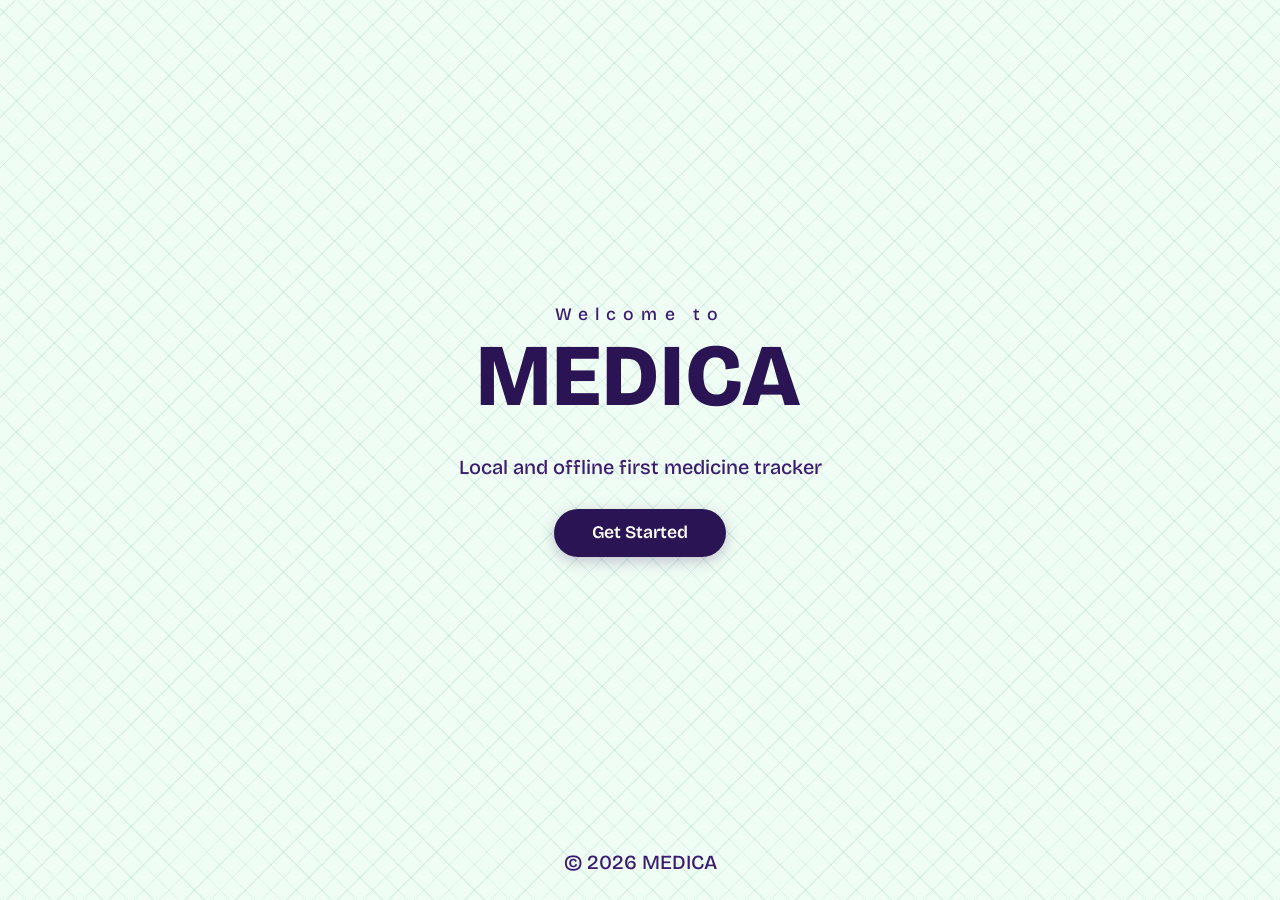
<file: index.html>
<!DOCTYPE html>
<html lang="en">
<head>
  <meta charset="UTF-8">
  <meta name="viewport" content="width=device-width, initial-scale=1.0">
  <title>Medicinal Tracker - Dashboard</title>
  <!-- PWA -->
  <link rel="manifest" href="manifest.json">
  <meta name="theme-color" content="#2b1454">
  <meta name="mobile-web-app-capable" content="yes">
  <meta name="apple-mobile-web-app-capable" content="yes">
  <meta name="apple-mobile-web-app-status-bar-style" content="black-translucent">
  <meta name="apple-mobile-web-app-title" content="MEDICA">
  <link rel="apple-touch-icon" href="assets/icons/icon.svg">
  <link rel="icon" type="image/svg+xml" href="assets/icons/icon.svg">
  <link rel="stylesheet" href="style/fonts.css">
  <link rel="stylesheet" href="style/index.css">
</head>
<body>
  <div class="dashboard-container">
    <!-- Header Navigation -->
    <header class="dashboard-header">
      <div class="brand">
        <img src="assets/medica.svg" alt="MEDICA Logo" class="brand-logo">
        <span class="brand-name">MEDICA</span>
      </div>
      <nav class="dashboard-nav">
        <a href="landing-3.html" class="nav-link-btn" data-open-medicine-modal>
          <span class="nav-btn-icon" aria-hidden="true" data-no-translate>+</span>
          <span class="nav-btn-text">Add Medicine</span>
        </a>
        <a href="settings.html" class="nav-link-subtle">Settings</a>
      </nav>
    </header>

    <main id="app">
      <!-- 1. Independent Welcome Message Box at the Top -->
      <section class="dashboard-card welcome-card" id="welcome-box">
        <div class="welcome-content">
          <h1 id="welcome-heading">Welcome back!</h1>
          <p id="welcome-subtext">Here is your medicine schedule for today.</p>
        </div>
        <div class="welcome-date-badge" id="today-date-badge">
          <!-- Populated by JS -->
        </div>
      </section>

      <!-- 2. Upcoming Medicine Box with full information -->
      <section class="dashboard-card upcoming-card" id="upcoming-box">
        <div class="upcoming-header-row">
          <span class="upcoming-pill-tag">UPCOMING MEDICINE</span>
          <span class="upcoming-time-indicator" id="upcoming-time-badge">--</span>
        </div>

        <div class="upcoming-main-body">
          <!-- Left: Name (large font), Dosage, and Additional Info below -->
          <div class="upcoming-left-info">
            <h2 class="medicine-name" id="upcoming-name">No upcoming medicine</h2>
            
            <div class="medicine-dosage-line">
              <span class="dosage-label" id="upcoming-dosage">No doses scheduled</span>
              <span class="dosage-divider" id="dosage-divider">&bull;</span>
              <span class="schedule-label" id="upcoming-schedule-type">--</span>
            </div>

            <p class="medicine-additional-info" id="upcoming-extra"></p>
          </div>

          <!-- Right: Medicine Image (falls back to medica.svg in assets) -->
          <div class="upcoming-right-image">
            <img id="upcoming-img" src="assets/medica.svg" alt="Medicine Photo">
          </div>
        </div>

        <!-- Bottom Row with Bottom-Right "Medicine taken" button -->
        <div class="upcoming-bottom-row">
          <div class="dose-status-container" id="dose-status-container">
            <span class="status-pulse-dot" id="status-dot"></span>
            <span class="dose-status-text" id="dose-status-text">Scheduled for today</span>
          </div>

          <button type="button" id="btn-medicine-taken" class="btn-medicine-taken">
            Medicine taken
          </button>
        </div>
      </section>

      <!-- Quick Summary Row: Today's Logs & Prescriptions -->
      <div class="dashboard-sections-grid">
        <!-- Today's Logged Doses -->
        <section class="dashboard-card summary-card">
          <div class="section-title-row">
            <h3>Today's Logged Doses</h3>
            <span class="count-badge" id="logged-count-badge">0 doses</span>
          </div>
          <div id="today-doses-list" class="doses-list-container">
            <p class="empty-state-text" id="empty-doses-msg">No medicines logged yet today.</p>
          </div>
        </section>

        <!-- All Prescriptions -->
        <section class="dashboard-card prescriptions-card">
          <div class="section-title-row">
            <h3>Active Medicines</h3>
            <a href="landing-3.html" class="inline-add-link" data-open-medicine-modal>+ Add New</a>
          </div>
          <div id="all-medicines-list" class="prescriptions-list-container">
            <!-- Dynamically populated -->
          </div>
        </section>
      </div>
    </main>

    <footer class="dashboard-footer">
      <p>&copy; 2026 MEDICA &bull; Local and offline first medicine tracker</p>
    </footer>
  </div>

  <!-- Mobile Floating Action Button -->
  <a href="landing-3.html" class="mobile-fab-btn" data-open-medicine-modal aria-label="Add Medicine">
    <span class="fab-icon" aria-hidden="true" data-no-translate>+</span>
    <span class="fab-text">Add Medicine</span>
  </a>

  <div class="medicine-modal" id="medicine-modal" hidden>
    <div class="medicine-modal-backdrop" data-close-medicine-modal></div>
    <section class="medicine-modal-panel" role="dialog" aria-modal="true" aria-labelledby="medicine-modal-title">
      <div class="medicine-modal-header">
        <h2 id="medicine-modal-title">Add Medicine</h2>
        <button type="button" class="medicine-modal-close" aria-label="Close" data-close-medicine-modal>&times;</button>
      </div>
      <iframe class="medicine-modal-frame" id="medicine-modal-frame" title="Add a medicine" src="about:blank"></iframe>
    </section>
  </div>

  <script src="js/tts.js"></script>
  <script src="js/i18n.js"></script>
  <script src="js/medicine-db.js"></script>
  <script src="js/app.js"></script>
</body>
</html>
</file>
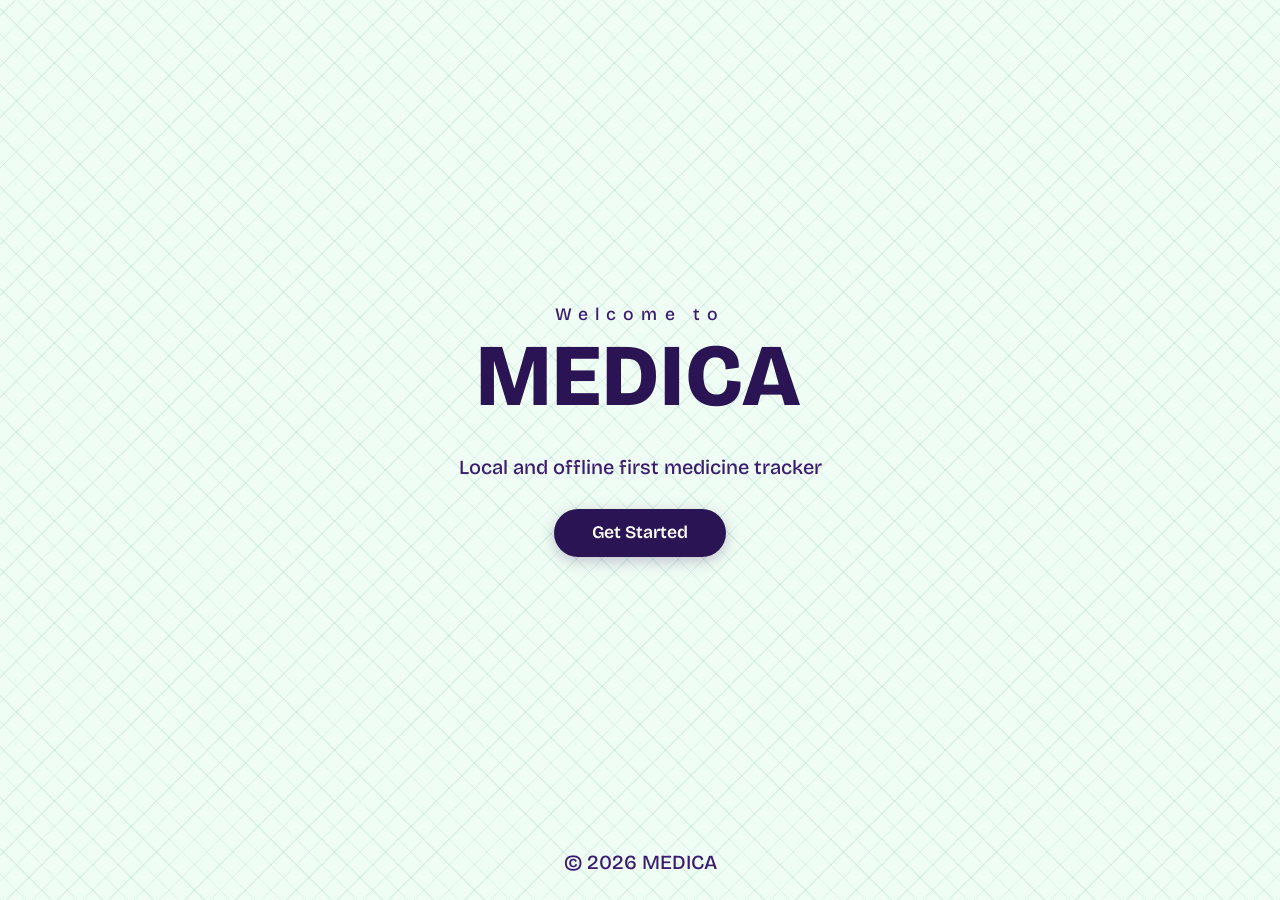
<file: landing-1.html>
<!DOCTYPE html>
<html lang="en">
<head>
  <meta charset="UTF-8">
  <meta name="viewport" content="width=device-width, initial-scale=1.0">
  <title>Welcome - First Launch</title>
  <!-- PWA -->
  <link rel="manifest" href="manifest.json">
  <meta name="theme-color" content="#2b1454">
  <meta name="mobile-web-app-capable" content="yes">
  <meta name="apple-mobile-web-app-capable" content="yes">
  <meta name="apple-mobile-web-app-status-bar-style" content="black-translucent">
  <meta name="apple-mobile-web-app-title" content="MEDICA">
  <link rel="apple-touch-icon" href="assets/icons/icon.svg">
  <link rel="icon" type="image/svg+xml" href="assets/icons/icon.svg">
  <link rel="stylesheet" href="style/fonts.css">
  <link rel="stylesheet" href="style/page-transitions.css">
  <link rel="stylesheet" href="style/landing-1.css">
</head>
<body>
  <header>
    <h1>Welcome to</h1>
    <h1>MEDICA</h1>
    <h2 class="subheading">Local and offline first medicine tracker</h2>
    <div style="margin-top: 1.75rem;">
      <button type="button" id="get-started-btn" class="btn-get-started">Get Started</button>
    </div>
  </header>

  <main>
    <section>
      <h2>&copy; 2026 MEDICA</h2>
    </section>
  </main>

  <script src="js/tts.js"></script>
  <script src="js/i18n.js"></script>
  <script>
    // Guard: if onboarding is already complete, skip back to dashboard
    // This prevents the user from returning to landing-1 via browser back button
    if (localStorage.getItem('onboarding_completed') === 'true') {
      // Replace history entry so back button doesn't loop
      history.replaceState(null, '', 'index.html');
      window.location.replace('index.html');
    }

    document.getElementById('get-started-btn')?.addEventListener('click', () => {
      document.body.classList.add('dissolve-out');
      setTimeout(() => {
        window.location.href = 'landing-2.html';
      }, 600);
    });
  </script>
</body>
</html>
</file>
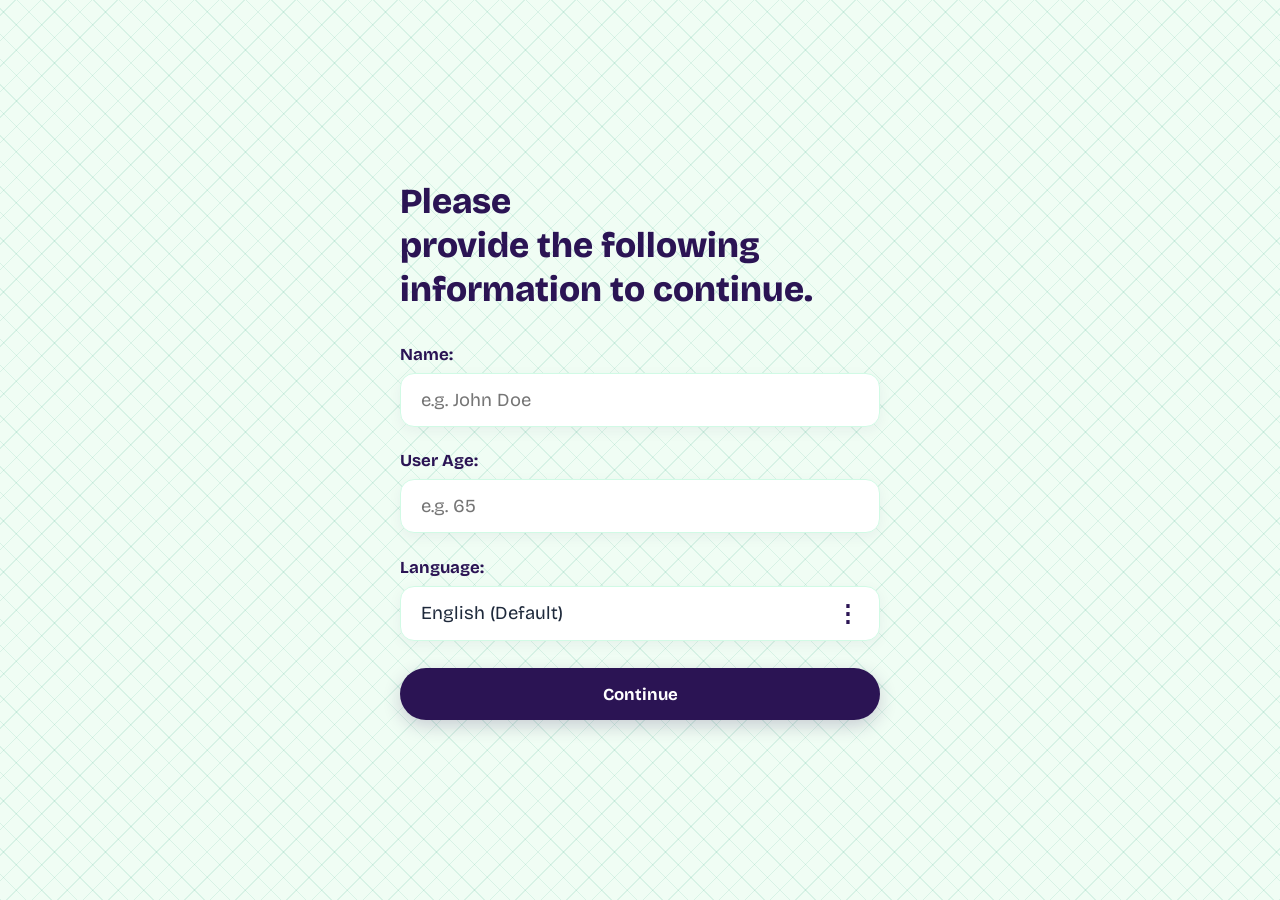
<file: landing-2.html>
<!DOCTYPE html>
<html lang="en">
<head>
  <meta charset="UTF-8">
  <meta name="viewport" content="width=device-width, initial-scale=1.0">
  <title>Setup - Profile Information</title>
  <!-- PWA -->
  <link rel="manifest" href="manifest.json">
  <meta name="theme-color" content="#2b1454">
  <meta name="mobile-web-app-capable" content="yes">
  <meta name="apple-mobile-web-app-capable" content="yes">
  <meta name="apple-mobile-web-app-status-bar-style" content="black-translucent">
  <meta name="apple-mobile-web-app-title" content="MEDICA">
  <link rel="apple-touch-icon" href="assets/icons/icon.svg">
  <link rel="icon" type="image/svg+xml" href="assets/icons/icon.svg">
  <link rel="stylesheet" href="style/fonts.css">
  <link rel="stylesheet" href="style/page-transitions.css">
  <link rel="stylesheet" href="style/landing-2.css">
</head>
<body>
  <main>
    <header>
      <h1>
        <span class="heading-line">Please</span>
        <span class="heading-line">provide the following</span>
        <span class="heading-line">information to continue.</span>
      </h1>
    </header>

    <section class="setup-card">
      <form id="setup-form">
        <!-- 1. Name Input -->
        <div class="form-group">
          <label for="user-name">Name:</label>
          <input type="text" id="user-name" name="userName" placeholder="e.g. John Doe" required>
        </div>

        <!-- 2. User Age Input -->
        <div class="form-group">
          <label for="user-age">User Age:</label>
          <input type="number" id="user-age" name="userAge" min="1" max="120" placeholder="e.g. 65" required>
        </div>

        <!-- 2.a. Text-To-Speech Prompt (Triggered if age > 60) -->
        <div id="tts-prompt" class="tts-prompt" style="display: none;">
          <p class="tts-question">🔊 Would you like to use Text-to-Speech (voice assistance)?</p>
          <div class="tts-options" role="radiogroup" aria-label="Text-to-Speech preference">
            <label class="tts-radio-label">
              <input type="radio" name="tts-option" value="yes">
              <span>Yes, enable</span>
            </label>
            <label class="tts-radio-label">
              <input type="radio" name="tts-option" value="no">
              <span>No, thank you</span>
            </label>
          </div>
        </div>

        <!-- 3. Language selection from overflow menu -->
        <div class="form-group">
          <label id="language-label">Language:</label>
          <div class="overflow-menu-container">
            <div class="overflow-selected-display" id="overflow-toggle-btn" role="button" tabindex="0" aria-labelledby="language-label" aria-haspopup="true" aria-expanded="false">
              <span id="current-language-text">English (Default)</span>
              <span class="overflow-icon" aria-hidden="true">&#8942;</span>
            </div>
            <input type="hidden" id="selected-language" name="language" value="en">
            <div class="overflow-menu-dropdown" id="overflow-menu" style="display: none;">
              <div class="overflow-item" data-value="en">English (Default)</div>
              <div class="overflow-item" data-value="es">Español</div>
              <div class="overflow-item" data-value="fr">Français</div>
              <div class="overflow-item" data-value="de">Deutsch</div>
              <div class="overflow-item" data-value="hi">हिन्दी (Hindi)</div>
            </div>
          </div>
        </div>

        <button type="submit" class="btn-continue" id="continue-setup-btn">Continue</button>
      </form>
    </section>
  </main>

  <script src="js/tts.js"></script>
  <script src="js/i18n.js"></script>
  <script src="js/onboarding.js"></script>
  <script>
    let isNavigating = false;

    const nameInput = document.getElementById('user-name');
    const ageInput = document.getElementById('user-age');
    const ttsPrompt = document.getElementById('tts-prompt');
    const langInput = document.getElementById('selected-language');
    const langText = document.getElementById('current-language-text');
    const toggleBtn = document.getElementById('overflow-toggle-btn');
    const overflowMenu = document.getElementById('overflow-menu');

    function checkAndProceed() {
      if (isNavigating) return;
      const name = nameInput ? nameInput.value.trim() : '';
      const ageVal = ageInput ? ageInput.value.trim() : '';
      const age = parseInt(ageVal, 10);
      const lang = langInput ? langInput.value : 'en';
      const selectedTTS = document.querySelector('input[name="tts-option"]:checked');
      const ttsRadios = document.querySelectorAll('input[name="tts-option"]');

      // Ask for an explicit voice-assistance choice only when age is over 60.
      ttsRadios.forEach(radio => { radio.required = age > 60; });
      if (!form.reportValidity()) return;
      if (!name || !Number.isInteger(age) || age < 1 || age > 120 || (age > 60 && !selectedTTS)) return;

      isNavigating = true;
      localStorage.setItem('user_name', name);
      localStorage.setItem('user_age', age);
      localStorage.setItem('language', lang);
      if (age > 60) {
        localStorage.setItem('tts_enabled', selectedTTS.value);
      }

      document.body.classList.add('dissolve-out');
      setTimeout(() => {
        window.location.href = 'landing-3.html';
      }, 500);
    }

    // Age input handling
    if (ageInput && ttsPrompt) {
      ageInput.addEventListener('input', () => {
        const age = parseInt(ageInput.value, 10);
        if (!isNaN(age) && age > 60) {
          ttsPrompt.style.display = 'block';
        } else {
          ttsPrompt.style.display = 'none';
        }
        document.querySelectorAll('input[name="tts-option"]').forEach(radio => {
          radio.required = !isNaN(age) && age > 60;
        });
      });
    }

    // Language selection from overflow menu (3-dots)
    if (toggleBtn && overflowMenu) {
      toggleBtn.addEventListener('click', (e) => {
        e.stopPropagation();
        const isOpen = overflowMenu.style.display === 'block';
        overflowMenu.style.display = isOpen ? 'none' : 'block';
        toggleBtn.setAttribute('aria-expanded', !isOpen);
      });

      document.addEventListener('click', (e) => {
        if (!toggleBtn.contains(e.target) && !overflowMenu.contains(e.target)) {
          overflowMenu.style.display = 'none';
          toggleBtn.setAttribute('aria-expanded', 'false');
        }
      });

      const items = overflowMenu.querySelectorAll('.overflow-item');
      items.forEach(item => {
        item.addEventListener('click', () => {
          const language = item.getAttribute('data-value');
          langInput.value = language;
          window.MedicaI18n?.setLanguage(language);
          langText.textContent = item.textContent;
          overflowMenu.style.display = 'none';
          toggleBtn.setAttribute('aria-expanded', 'false');
        });
      });
    }

    // Form submit safeguard
    const form = document.getElementById('setup-form');
    if (form) {
      form.addEventListener('submit', (e) => {
        e.preventDefault();
        checkAndProceed();
      });
    }
  </script>
</body>
</html>
</file>
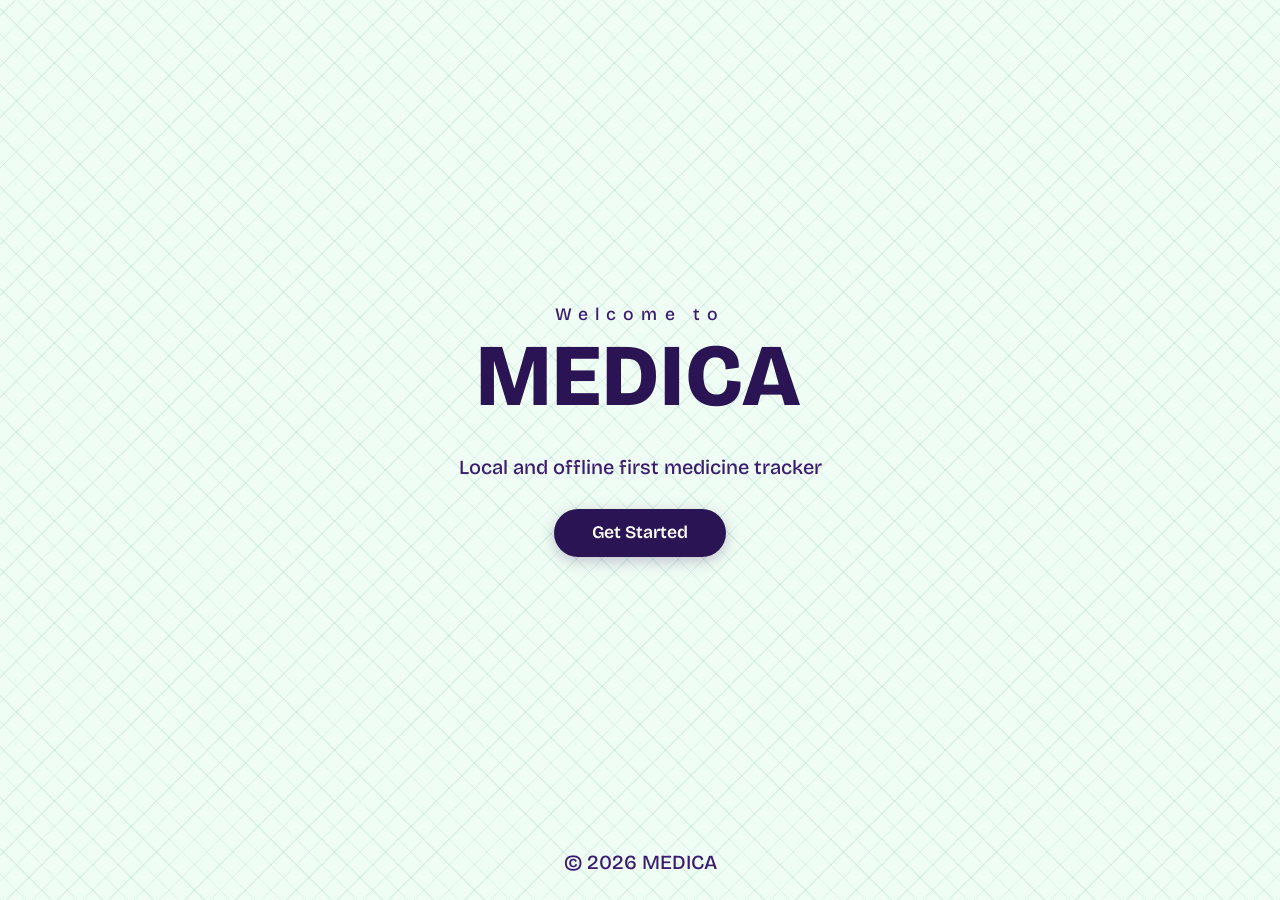
<file: landing-welcome.html>
<!DOCTYPE html>
<html lang="en">
<head>
  <meta charset="UTF-8">
  <meta name="viewport" content="width=device-width, initial-scale=1.0">
  <title>Welcome - MEDICA</title>
  <meta name="theme-color" content="#2b1454">
  <meta name="mobile-web-app-capable" content="yes">
  <meta name="apple-mobile-web-app-capable" content="yes">
  <meta name="apple-mobile-web-app-status-bar-style" content="black-translucent">
  <meta name="apple-mobile-web-app-title" content="MEDICA">
  <link rel="manifest" href="manifest.json">
  <link rel="apple-touch-icon" href="assets/icons/icon.svg">
  <link rel="icon" type="image/svg+xml" href="assets/icons/icon.svg">
  <link rel="stylesheet" href="style/fonts.css">
  <link rel="stylesheet" href="style/page-transitions.css">
  <link rel="stylesheet" href="style/landing-1.css">
</head>
<body>
  <header>
    <h1>Welcome to</h1>
    <h1>MEDICA</h1>
    <h2 class="subheading">Local and offline first medicine tracker</h2>
  </header>

  <main>
    <section>
      <h2>&copy; 2026 MEDICA</h2>
    </section>
  </main>

  <script src="js/tts.js"></script>
  <script src="js/i18n.js"></script>
  <script>
    if (localStorage.getItem('onboarding_completed') !== 'true') {
      window.location.replace('landing-1.html');
    } else {
      localStorage.setItem('medica_launch_welcome_seen', 'true');
      // Replace this screen in history so Back cannot return to it.
      history.replaceState(null, '', 'landing-welcome.html');
      setTimeout(() => {
        document.body.classList.add('dissolve-out');
        setTimeout(() => {
          window.location.replace('index.html?launch=1');
        }, 600);
      }, 1000);
    }
  </script>
</body>
</html>
</file>
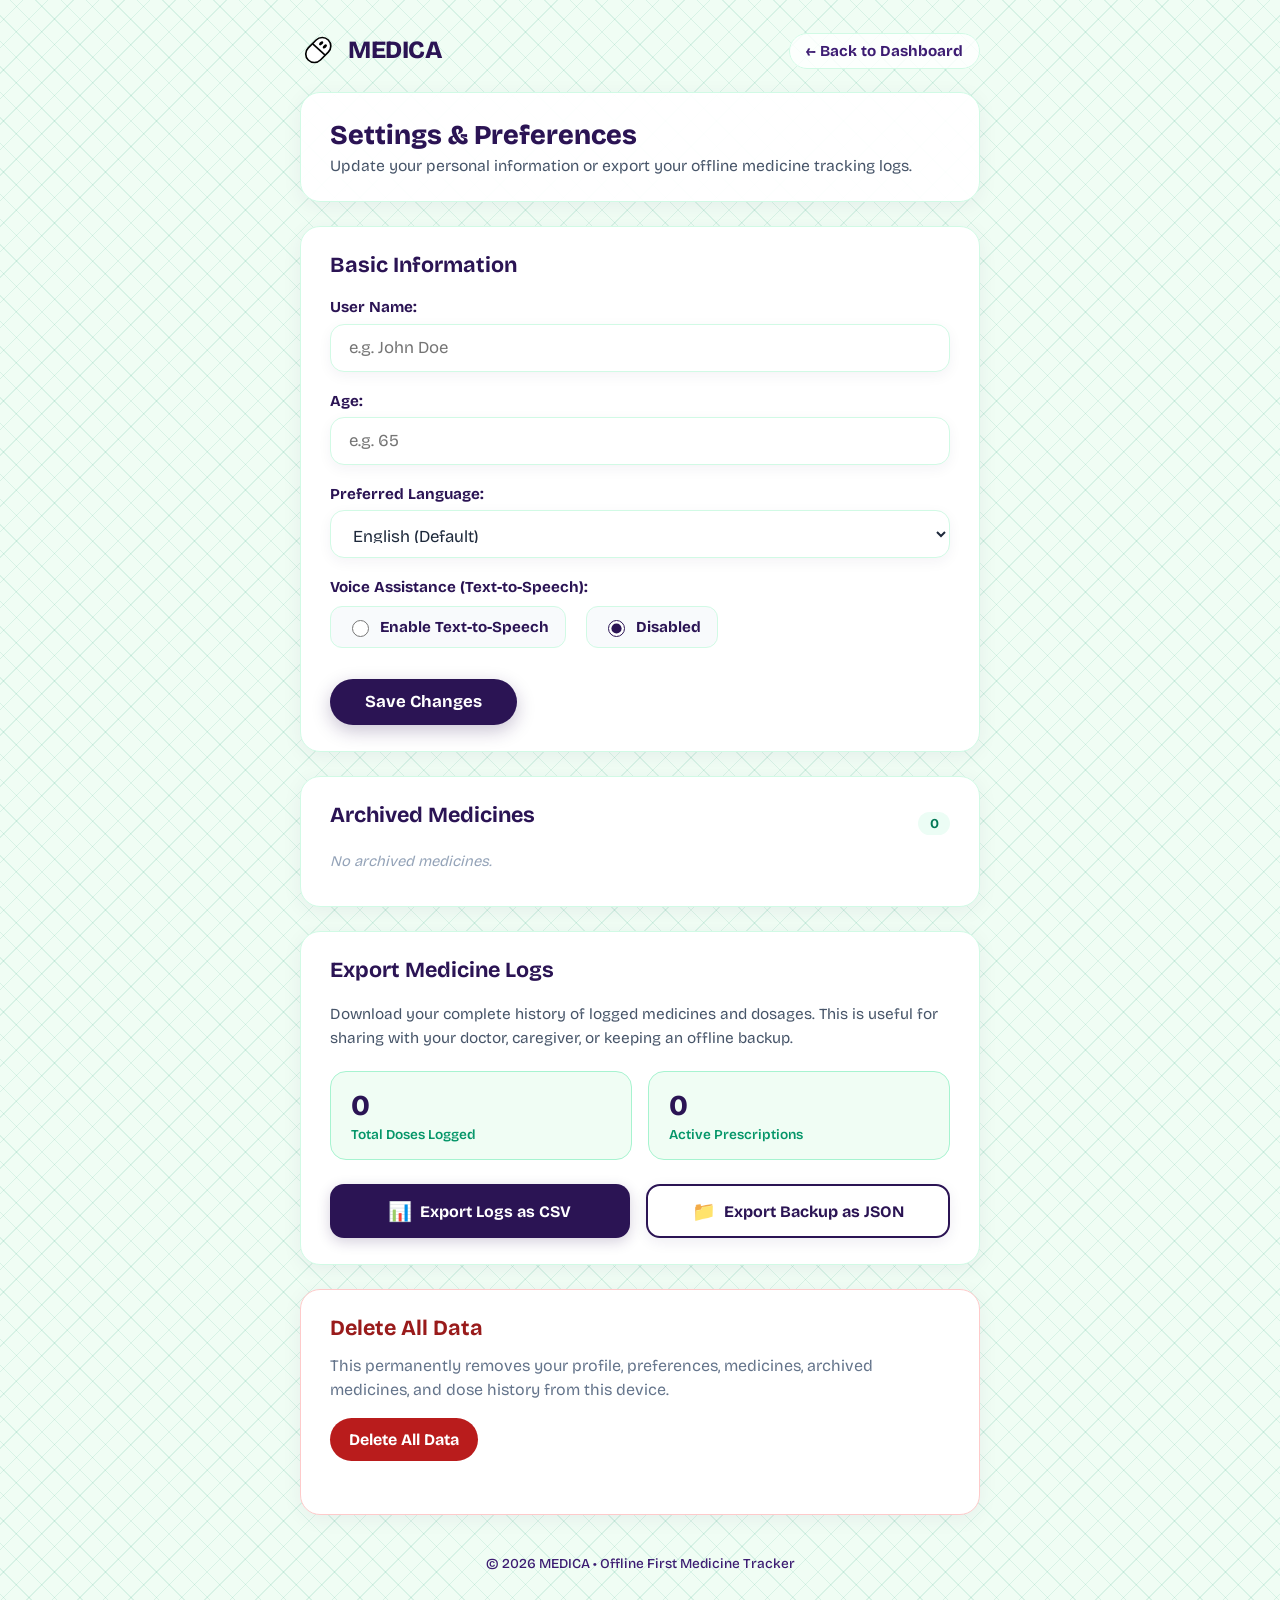
<file: settings.html>
<!DOCTYPE html>
<html lang="en">
<head>
  <meta charset="UTF-8">
  <meta name="viewport" content="width=device-width, initial-scale=1.0">
  <title>Settings - MEDICA</title>
  <!-- PWA -->
  <link rel="manifest" href="manifest.json">
  <meta name="theme-color" content="#2b1454">
  <meta name="mobile-web-app-capable" content="yes">
  <meta name="apple-mobile-web-app-capable" content="yes">
  <meta name="apple-mobile-web-app-status-bar-style" content="black-translucent">
  <meta name="apple-mobile-web-app-title" content="MEDICA">
  <link rel="apple-touch-icon" href="assets/icons/icon.svg">
  <link rel="icon" type="image/svg+xml" href="assets/icons/icon.svg">
  <link rel="stylesheet" href="style/fonts.css">
  <link rel="stylesheet" href="style/page-transitions.css">
  <link rel="stylesheet" href="style/settings.css">
</head>
<body>
  <div class="settings-container">
    <!-- Header Navigation -->
    <header class="settings-header">
      <div class="brand">
        <img src="assets/medica.svg" alt="MEDICA Logo" class="brand-logo">
        <span class="brand-name">MEDICA</span>
      </div>
      <nav class="settings-nav">
        <a href="index.html?launch=1" class="nav-back-link">&larr; Back to Dashboard</a>
      </nav>
    </header>

    <main id="settings-app">
      <!-- Title Box -->
      <section class="settings-card title-card">
        <h1>Settings & Preferences</h1>
        <p>Update your personal information or export your offline medicine tracking logs.</p>
      </section>

      <!-- 1. Basic Information Card -->
      <section class="settings-card form-card">
        <h2>Basic Information</h2>
        
        <form id="profile-form">
          <div class="form-group">
            <label for="settings-user-name">User Name:</label>
            <input type="text" id="settings-user-name" placeholder="e.g. John Doe" required>
          </div>

          <div class="form-group">
            <label for="settings-user-age">Age:</label>
            <input type="number" id="settings-user-age" min="1" max="120" placeholder="e.g. 65" required>
          </div>

          <div class="form-group">
            <label for="settings-language">Preferred Language:</label>
            <select id="settings-language" class="settings-select">
              <option value="en">English (Default)</option>
              <option value="es">Español</option>
              <option value="fr">Français</option>
              <option value="de">Deutsch</option>
              <option value="hi">हिन्दी (Hindi)</option>
            </select>
          </div>

          <div class="form-group">
            <label>Voice Assistance (Text-to-Speech):</label>
            <div class="toggle-option-row">
              <label class="radio-option">
                <input type="radio" name="settings-tts" value="yes">
                <span>Enable Text-to-Speech</span>
              </label>
              <label class="radio-option">
                <input type="radio" name="settings-tts" value="no">
                <span>Disabled</span>
              </label>
            </div>
          </div>

          <div class="form-action-row">
            <button type="submit" id="save-profile-btn" class="btn-primary">Save Changes</button>
            <span id="save-feedback" class="feedback-text" style="display: none;">✓ Changes saved successfully</span>
          </div>
        </form>
      </section>

      <section class="settings-card archived-medicines-card" aria-labelledby="archived-medicines-heading">
        <div class="archived-section-heading">
          <h2 id="archived-medicines-heading">Archived Medicines</h2>
          <span class="archived-count" id="archived-medicine-count">0</span>
        </div>
        <div class="archived-medicines-list" id="archived-medicines-list" aria-live="polite">
          <p class="empty-state-text">Loading archived medicines…</p>
        </div>
      </section>

      <!-- 2. Export Logs & Data Management Card -->
      <section class="settings-card export-card">
        <h2>Export Medicine Logs</h2>
        <p class="export-description">
          Download your complete history of logged medicines and dosages. This is useful for sharing with your doctor, caregiver, or keeping an offline backup.
        </p>

        <div class="export-stats-row">
          <div class="stat-box">
            <span class="stat-number" id="stat-total-doses">0</span>
            <span class="stat-label">Total Doses Logged</span>
          </div>
          <div class="stat-box">
            <span class="stat-number" id="stat-total-medicines">0</span>
            <span class="stat-label">Active Prescriptions</span>
          </div>
        </div>

        <div class="export-buttons-group">
          <button type="button" id="btn-export-csv" class="btn-export">
            <span class="btn-icon">📊</span> Export Logs as CSV
          </button>
          <button type="button" id="btn-export-json" class="btn-export btn-export-secondary">
            <span class="btn-icon">📁</span> Export Backup as JSON
          </button>
        </div>

        <div id="export-feedback" class="feedback-text" style="display: none;"></div>
      </section>

      <section class="settings-card danger-zone-card" aria-labelledby="delete-data-heading">
        <h2 id="delete-data-heading">Delete All Data</h2>
        <p>This permanently removes your profile, preferences, medicines, archived medicines, and dose history from this device.</p>
        <button type="button" id="btn-delete-all-data" class="btn-delete-data">Delete All Data</button>
        <p id="delete-data-feedback" class="delete-data-feedback" role="status" aria-live="polite"></p>
      </section>
    </main>

    <footer class="settings-footer">
      <p>&copy; 2026 MEDICA &bull; Offline First Medicine Tracker</p>
    </footer>
  </div>

  <script src="js/tts.js"></script>
  <script src="js/i18n.js"></script>
  <script src="js/medicine-db.js"></script>
  <script src="js/settings.js"></script>
</body>
</html>
</file>
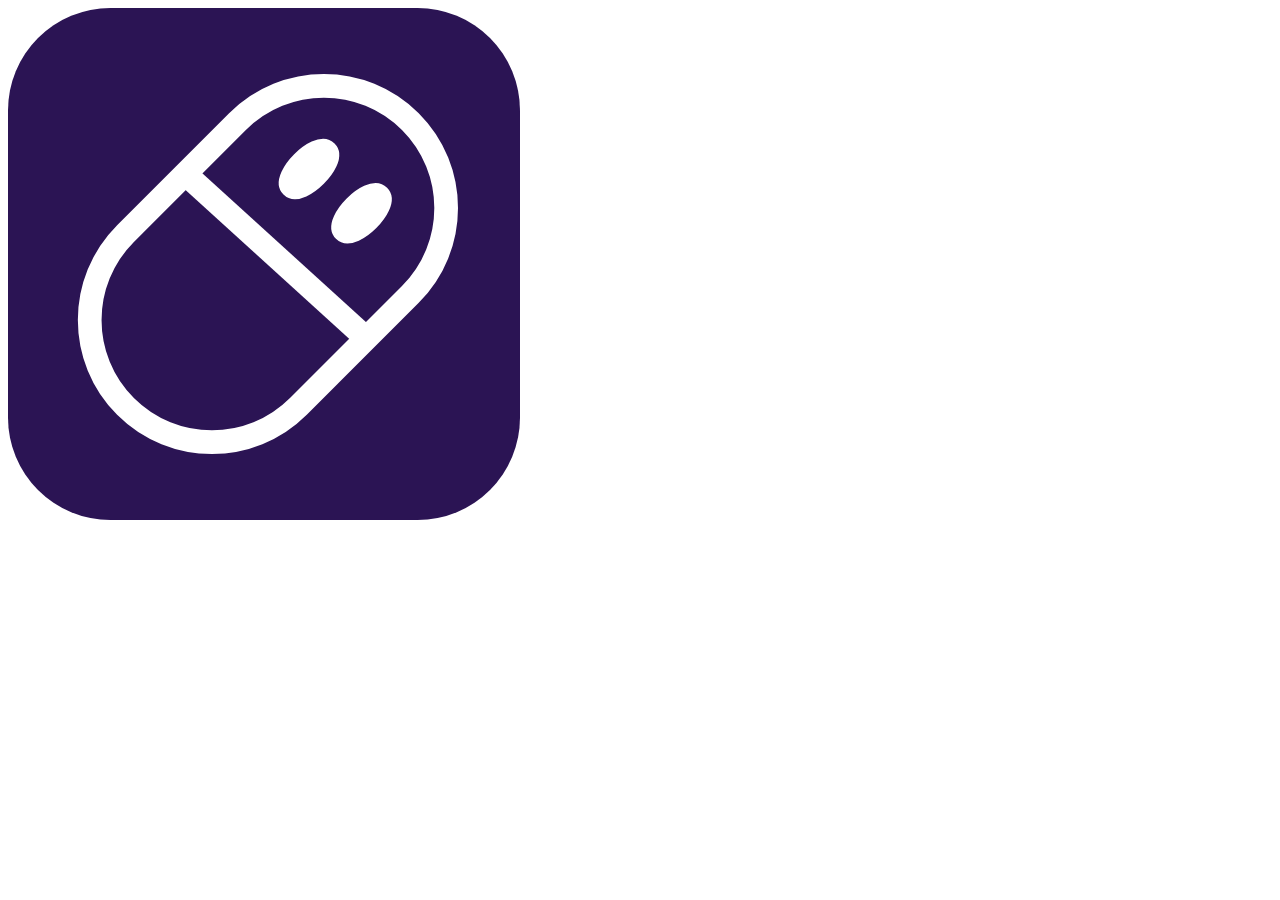
<file: assets/icons/generate.html>
<!DOCTYPE html>
<html>
<head>
<meta charset="UTF-8">
<title>Icon Generator</title>
</head>
<body>
<canvas id="c"></canvas>
<script>
// Generates PWA icons from an SVG and saves them as data URLs
// Open this file in a browser to generate icons, then save manually
// OR: we embed them as SVG-based icons that work for PWA

const sizes = [72, 96, 128, 144, 152, 192, 384, 512];
const svgContent = `<svg xmlns="http://www.w3.org/2000/svg" viewBox="0 0 1080 1080">
  <rect width="1080" height="1080" rx="216" fill="#2b1454"/>
  <path d="M247.869 475.773 L484.06 239.581 C584.754 138.887 748.012 138.887 848.706 239.581 C949.4 340.276 949.4 503.533 848.706 604.227 L612.515 840.419 C511.821 941.113 348.563 941.113 247.869 840.419 C147.175 739.724 147.175 576.467 247.869 475.773 Z" fill="none" stroke="#ffffff" stroke-width="50" stroke-miterlimit="10"/>
  <line x1="382.539" y1="357.677" x2="745.678" y2="687.667" stroke="#ffffff" stroke-width="50"/>
  <path d="M709.452 469.243 C701.951 461.742 712.089 439.442 732.096 419.435 C752.103 399.428 774.403 389.29 781.904 396.791 C789.405 404.292 779.267 426.592 759.26 446.599 C739.253 466.606 716.953 476.744 709.452 469.243 Z" fill="none" stroke="#ffffff" stroke-width="50"/>
  <path d="M598.703 375.821 C591.201 368.32 601.339 346.02 621.346 326.013 C641.354 306.006 663.653 295.868 671.154 303.369 C678.656 310.871 668.517 333.17 648.51 353.177 C628.503 373.184 606.204 383.322 598.703 375.821 Z" fill="none" stroke="#ffffff" stroke-width="50"/>
</svg>`;

const canvas = document.getElementById('c');
const ctx = canvas.getContext('2d');
const img = new Image();
const svgBlob = new Blob([svgContent], {type: 'image/svg+xml'});
const url = URL.createObjectURL(svgBlob);
img.onload = function() {
  sizes.forEach(size => {
    canvas.width = size;
    canvas.height = size;
    ctx.clearRect(0,0,size,size);
    ctx.drawImage(img, 0, 0, size, size);
    console.log(`icon-${size}: `, canvas.toDataURL('image/png').slice(0,50) + '...');
  });
  URL.revokeObjectURL(url);
};
img.src = url;
</script>
</body>
</html>
</file>
<file: style/fonts.css>
@font-face {
  font-family: "Bricolage Grotesque";
  src: url("../assets/BricolageGrotesque-VariableFont_opsz,wdth,wght.ttf") format("truetype");
  font-style: normal;
  font-weight: 200 800;
  font-display: swap;
}
</file>
<file: style/index.css>
/* Styles for index.html - MEDICA Dashboard */
:root {
  --primary-color: #2b1454;
  --secondary-color: #3c1c72;
}

* {
  box-sizing: border-box;
}

button,
input,
select,
textarea {
  font: inherit;
}

body {
  margin: 0;
  min-height: 100vh;
  font-family: "Bricolage Grotesque", sans-serif;
  color: #1e293b;
  background-image:
    repeating-linear-gradient(45deg, rgba(5, 150, 105, 0.1) 0 1px, transparent 1px 18px),
    repeating-linear-gradient(-45deg, rgba(5, 150, 105, 0.1) 0 1px, transparent 1px 18px);
  background-color: #f0fdf4;
  padding: 1.5rem 1rem 3rem 1rem;
}


.dashboard-container {
  max-width: 780px;
  margin: 0 auto;
}

body.modal-open { overflow: hidden; }
.medicine-modal[hidden] { display: none; }
.medicine-modal { position: fixed; inset: 0; z-index: 1000; display: grid; place-items: center; padding: 1rem; opacity: 1; transition: opacity 240ms ease; }
.medicine-modal.is-closing { opacity: 0; pointer-events: none; }
.medicine-modal-backdrop { position: absolute; inset: 0; background: rgba(20, 12, 36, 0.58); backdrop-filter: blur(4px); }
.medicine-modal-panel { position: relative; width: min(560px, 100%); max-height: min(760px, 94dvh); overflow: hidden; display: flex; flex-direction: column; border-radius: 22px; background: linear-gradient(135deg, #ffffff, #ecfdf5); box-shadow: 0 24px 80px rgba(20, 12, 36, 0.32); transform: translateY(0) scale(1); transition: transform 240ms ease; }
.medicine-modal.is-closing .medicine-modal-panel { transform: translateY(12px) scale(0.98); }
.medicine-modal-header { display: flex; justify-content: space-between; align-items: center; padding: .85rem 1.1rem; border-bottom: 1px solid #d1fae5; }
.medicine-modal-header h2 { margin: 0; color: #2b1454; font-size: 1.1rem; }
.medicine-modal-close { border: 0; background: transparent; color: #3c1c72; font-size: 1.8rem; line-height: 1; cursor: pointer; }
.medicine-modal-frame { flex: 1 1 auto; min-height: 0; width: 100%; height: min(700px, calc(94dvh - 56px)); border: 0; background: transparent; }

/* Header & Navigation */
.dashboard-header {
  display: flex;
  justify-content: space-between;
  align-items: center;
  padding: 0.5rem 0 1.5rem 0;
}

.brand {
  display: flex;
  align-items: center;
  gap: 0.75rem;
}

.brand-logo {
  width: 36px;
  height: 36px;
  object-fit: contain;
}

.brand-name {
  font-size: 1.55rem;
  font-weight: 800;
  color: #2b1454;
  letter-spacing: -0.02em;
}

.dashboard-nav {
  display: flex;
  align-items: center;
  gap: 1rem;
}

.nav-link-btn {
  display: inline-flex;
  align-items: center;
  justify-content: center;
  gap: 0.45rem;
  background: linear-gradient(135deg, #2b1454 0%, #3c1c72 100%);
  color: #ffffff;
  text-decoration: none;
  font-size: 0.92rem;
  font-weight: 700;
  padding: 0.55rem 1.15rem;
  border-radius: 9999px;
  box-shadow: 0 4px 14px rgba(43, 20, 84, 0.22);
  transition: all 0.2s cubic-bezier(0.16, 1, 0.3, 1);
  white-space: nowrap;
  -webkit-tap-highlight-color: transparent;
}

.nav-link-btn:hover {
  background: linear-gradient(135deg, #3c1c72 0%, #4c248f 100%);
  transform: translateY(-1px);
  box-shadow: 0 6px 18px rgba(43, 20, 84, 0.28);
}

.nav-link-btn:active {
  transform: scale(0.97);
  box-shadow: 0 2px 6px rgba(43, 20, 84, 0.2);
}

.nav-btn-icon {
  display: inline-flex;
  align-items: center;
  justify-content: center;
  width: 20px;
  height: 20px;
  border-radius: 50%;
  background: rgba(255, 255, 255, 0.22);
  font-size: 1rem;
  font-weight: 800;
  line-height: 1;
}

.nav-btn-text {
  display: inline;
}

.mobile-fab-btn {
  display: none;
}

.nav-link-subtle {
  color: #3c1c72;
  text-decoration: none;
  font-size: 0.9rem;
  font-weight: 600;
  transition: color 0.2s ease;
}

.nav-link-subtle:hover {
  color: #2b1454;
  text-decoration: underline;
}

/* Common Card Styles */
.dashboard-card {
  background: #ffffff;
  border-radius: 20px;
  border: 1.5px solid #d1fae5;
  box-shadow: 0 4px 20px rgba(43, 20, 84, 0.06);
  box-sizing: border-box;
}

/* 1. Independent Welcome Message Box at the Top */
.welcome-card {
  padding: 1.4rem 1.75rem;
  margin-bottom: 1.25rem;
  display: flex;
  justify-content: space-between;
  align-items: center;
  background: rgba(255, 255, 255, 0.95);
  backdrop-filter: blur(10px);
}

.welcome-content h1 {
  margin: 0 0 0.3rem 0;
  font-size: clamp(1.4rem, 4vw, 1.75rem);
  font-weight: 800;
  color: #2b1454;
  letter-spacing: -0.01em;
}

.welcome-content p {
  margin: 0;
  font-size: 0.98rem;
  color: #475569;
}

.welcome-date-badge {
  font-size: 0.88rem;
  font-weight: 700;
  color: #2b1454;
  background: #ecfdf5;
  border: 1px solid #a7f3d0;
  padding: 0.45rem 0.95rem;
  border-radius: 30px;
  white-space: nowrap;
}

/* 2. Upcoming Medicine Box */
.upcoming-card {
  padding: 1.75rem;
  margin-bottom: 1.5rem;
  border: 2px solid #a7f3d0;
  box-shadow: 0 8px 30px rgba(43, 20, 84, 0.09);
  position: relative;
  transition: transform 0.2s ease, box-shadow 0.2s ease;
}

.upcoming-header-row {
  display: flex;
  justify-content: space-between;
  align-items: center;
  margin-bottom: 1.25rem;
}

.upcoming-pill-tag {
  font-size: 0.78rem;
  font-weight: 800;
  letter-spacing: 0.08em;
  color: #047857;
  background: #d1fae5;
  padding: 0.35rem 0.8rem;
  border-radius: 8px;
  display: inline-block;
}

.upcoming-time-indicator {
  font-size: 1.05rem;
  font-weight: 800;
  color: #2b1454;
  background: #f8fafc;
  padding: 0.3rem 0.85rem;
  border-radius: 20px;
  border: 1px solid #e2e8f0;
}

.upcoming-main-body {
  display: flex;
  justify-content: space-between;
  align-items: flex-start;
  gap: 1.5rem;
}

/* Left info: Large Name, Dosage, and Additional Info */
.upcoming-left-info {
  flex: 1;
}

.upcoming-left-info .medicine-name {
  margin: 0 0 0.5rem 0;
  font-size: clamp(1.65rem, 5vw, 2.15rem);
  font-weight: 800;
  color: #2b1454;
  line-height: 1.2;
}

.upcoming-left-info .medicine-dosage-line {
  display: flex;
  align-items: center;
  gap: 0.5rem;
  font-size: 1.1rem;
  font-weight: 600;
  color: #3c1c72;
  margin-bottom: 0.45rem;
}

.dosage-divider {
  color: #cbd5e1;
}

.upcoming-left-info .medicine-additional-info {
  margin: 0.4rem 0 0 0;
  font-size: 0.96rem;
  line-height: 1.5;
  color: #64748b;
  max-width: 480px;
}

/* Right image: photo or fallback to medica.svg */
.upcoming-right-image {
  width: 118px;
  height: 118px;
  border-radius: 18px;
  border: 2px solid #d1fae5;
  background: #f8fafc;
  box-shadow: 0 4px 16px rgba(43, 20, 84, 0.06);
  display: flex;
  justify-content: center;
  align-items: center;
  overflow: hidden;
  flex-shrink: 0;
  padding: 4px;
}

.upcoming-right-image img {
  width: 100%;
  height: 100%;
  object-fit: cover;
  border-radius: 14px;
}

/* Bottom row with Bottom-Right "Medicine taken" button */
.upcoming-bottom-row {
  display: flex;
  justify-content: space-between;
  align-items: center;
  margin-top: 1.5rem;
  padding-top: 1.25rem;
  border-top: 1.5px solid #f1f5f9;
}

.dose-status-container {
  display: flex;
  align-items: center;
  gap: 0.5rem;
}

.status-pulse-dot {
  width: 10px;
  height: 10px;
  border-radius: 50%;
  background: #10b981;
  display: inline-block;
  box-shadow: 0 0 0 3px rgba(16, 185, 129, 0.2);
}

.dose-status-text {
  font-size: 0.92rem;
  font-weight: 600;
  color: #475569;
}

.btn-medicine-taken {
  background-color: #2b1454;
  color: #ffffff;
  font-size: 1.05rem;
  font-weight: 700;
  padding: 0.85rem 2.2rem;
  border-radius: 50px;
  border: none;
  cursor: pointer;
  box-shadow: 0 6px 18px rgba(43, 20, 84, 0.25);
  transition: transform 0.2s ease, background-color 0.2s ease, box-shadow 0.2s ease;
  white-space: nowrap;
}

.btn-medicine-taken:hover {
  background-color: #3c1c72;
  transform: translateY(-2px);
  box-shadow: 0 8px 24px rgba(43, 20, 84, 0.35);
}

.btn-medicine-taken:active {
  transform: translateY(0);
}

.btn-medicine-taken.logged-success {
  background-color: #059669;
  box-shadow: 0 4px 14px rgba(5, 150, 105, 0.3);
  cursor: default;
}

/* Bottom sections grid */
.dashboard-sections-grid {
  display: grid;
  grid-template-columns: 1fr 1fr;
  gap: 1.25rem;
  margin-bottom: 2rem;
}

.summary-card,
.prescriptions-card {
  padding: 1.35rem 1.5rem;
  min-width: 0;
}

.section-title-row {
  display: flex;
  justify-content: space-between;
  align-items: center;
  margin-bottom: 1rem;
}

.section-title-row h3 {
  margin: 0;
  font-size: 1.15rem;
  font-weight: 700;
  color: #2b1454;
}

.count-badge {
  font-size: 0.82rem;
  font-weight: 700;
  color: #047857;
  background: #ecfdf5;
  padding: 0.25rem 0.65rem;
  border-radius: 12px;
}

.inline-add-link {
  font-size: 0.85rem;
  font-weight: 700;
  color: #3c1c72;
  text-decoration: none;
  padding: 0.25rem 0.65rem;
  border-radius: 8px;
  background: #f8fafc;
  border: 1px solid #e2e8f0;
  transition: all 0.15s ease;
}

.inline-add-link:hover {
  background: #2b1454;
  color: #ffffff;
  border-color: #2b1454;
}

.doses-list-container,
.prescriptions-list-container {
  display: flex;
  flex-direction: column;
  gap: 0.65rem;
  max-height: 19rem;
  overflow-y: auto;
  overscroll-behavior: contain;
  padding-right: 0.25rem;
}

.empty-state-text {
  margin: 0.5rem 0;
  font-size: 0.92rem;
  color: #94a3b8;
  font-style: italic;
}

/* Dose Log Item */
.dose-log-item {
  display: flex;
  justify-content: space-between;
  align-items: center;
  padding: 0.65rem 0.85rem;
  background: #f8fafc;
  border-radius: 12px;
  border: 1px solid #e2e8f0;
  font-size: 0.92rem;
}

.dose-log-name {
  font-weight: 700;
  color: #2b1454;
}

.dose-log-time {
  font-size: 0.82rem;
  color: #10b981;
  font-weight: 700;
  background: #ecfdf5;
  padding: 0.2rem 0.5rem;
  border-radius: 6px;
}

/* Prescription Item */
.prescription-item {
  display: flex;
  align-items: center;
  gap: 0.75rem;
  justify-content: space-between;
  padding: 0.65rem 0.85rem;
  background: #f8fafc;
  border-radius: 12px;
  border: 1px solid #e2e8f0;
}

.prescription-info { flex: 1; min-width: 0; }
.archive-medicine-btn { border: 1px solid #d1d5db; border-radius: 8px; padding: .4rem .6rem; background: #fff; color: #64748b; font: inherit; font-size: .78rem; font-weight: 650; cursor: pointer; flex-shrink: 0; }
.archive-medicine-btn:hover { border-color: #b91c1c; color: #b91c1c; background: #fef2f2; }
.archive-medicine-btn:disabled { opacity: .6; cursor: wait; }

.prescription-thumb {
  width: 36px;
  height: 36px;
  border-radius: 8px;
  object-fit: cover;
  background: #ffffff;
  border: 1px solid #d1fae5;
  flex-shrink: 0;
}

.prescription-info h4 {
  margin: 0;
  font-size: 0.95rem;
  font-weight: 700;
  color: #2b1454;
}

.prescription-info p {
  margin: 0.15rem 0 0 0;
  font-size: 0.82rem;
  color: #64748b;
}

/* Footer */
.dashboard-footer {
  text-align: center;
  padding-top: 1rem;
}

.dashboard-footer p {
  margin: 0;
  font-size: 0.85rem;
  font-weight: 500;
  color: #3c1c72;
}

/* Mobile Responsive */
@media (max-width: 640px) {
  body {
    padding: 1rem 0.85rem 5.5rem 0.85rem;
  }

  .medicine-modal { padding: 0; }
  .medicine-modal-panel {
    width: 100%;
    height: 100dvh;
    max-height: 100dvh;
    border-radius: 0;
  }
  .medicine-modal-header {
    flex: 0 0 auto;
    padding-top: calc(.85rem + env(safe-area-inset-top));
  }
  .medicine-modal-frame { height: auto; }

  .dashboard-header {
    padding: 0.25rem 0 1rem 0;
    gap: 0.5rem;
  }

  .brand {
    gap: 0.5rem;
  }

  .brand-logo {
    width: 32px;
    height: 32px;
  }

  .brand-name {
    font-size: 1.35rem;
  }

  .dashboard-nav {
    gap: 0.55rem;
  }

  .nav-link-btn {
    padding: 0.42rem 0.85rem;
    font-size: 0.84rem;
    gap: 0.35rem;
    min-height: 38px;
    box-shadow: 0 2px 8px rgba(43, 20, 84, 0.2);
  }

  .nav-btn-icon {
    width: 18px;
    height: 18px;
    font-size: 0.9rem;
  }

  .nav-link-subtle {
    font-size: 0.85rem;
    padding: 0.35rem 0.2rem;
  }

  .inline-add-link {
    padding: 0.35rem 0.75rem;
    font-size: 0.84rem;
    min-height: 32px;
    display: inline-flex;
    align-items: center;
  }

  .dashboard-sections-grid {
    grid-template-columns: 1fr;
  }

  .upcoming-main-body {
    flex-direction: column-reverse;
    align-items: flex-start;
  }

  .upcoming-right-image {
    width: 90px;
    height: 90px;
    align-self: flex-start;
  }

  .upcoming-bottom-row {
    flex-direction: column;
    align-items: stretch;
    gap: 1rem;
  }

  .btn-medicine-taken {
    text-align: center;
    width: 100%;
  }

  .welcome-card {
    flex-direction: column;
    align-items: flex-start;
    gap: 0.75rem;
  }

  /* Mobile FAB Button */
  .mobile-fab-btn {
    display: inline-flex;
    align-items: center;
    gap: 0.5rem;
    position: fixed;
    bottom: 1.25rem;
    right: 1.25rem;
    z-index: 900;
    background: linear-gradient(135deg, #2b1454, #3c1c72);
    color: #ffffff;
    text-decoration: none;
    padding: 0.75rem 1.25rem;
    border-radius: 9999px;
    font-size: 0.95rem;
    font-weight: 700;
    box-shadow: 0 6px 20px rgba(43, 20, 84, 0.32), 0 2px 6px rgba(0, 0, 0, 0.12);
    border: 1px solid rgba(255, 255, 255, 0.18);
    transition: transform 0.15s ease, box-shadow 0.15s ease, background 0.15s ease;
    white-space: nowrap;
    -webkit-tap-highlight-color: transparent;
  }

  .mobile-fab-btn:active {
    transform: scale(0.96);
    background: #240f46;
    box-shadow: 0 3px 10px rgba(43, 20, 84, 0.28);
  }

  .fab-icon {
    display: inline-flex;
    align-items: center;
    justify-content: center;
    width: 22px;
    height: 22px;
    border-radius: 50%;
    background: rgba(255, 255, 255, 0.25);
    font-size: 1.1rem;
    font-weight: 800;
    line-height: 1;
  }
}

/* Very narrow mobile screens (< 380px) */
@media (max-width: 380px) {
  .dashboard-header {
    gap: 0.35rem;
  }

  .brand-logo {
    width: 28px;
    height: 28px;
  }

  .brand-name {
    font-size: 1.18rem;
  }

  .dashboard-nav {
    gap: 0.4rem;
  }

  .nav-link-btn {
    padding: 0.38rem 0.65rem;
    font-size: 0.78rem;
    gap: 0.25rem;
  }

  .nav-btn-icon {
    width: 16px;
    height: 16px;
    font-size: 0.8rem;
  }

  .nav-link-subtle {
    font-size: 0.78rem;
  }

  .mobile-fab-btn {
    bottom: 1rem;
    right: 1rem;
    padding: 0.65rem 1.1rem;
    font-size: 0.88rem;
  }
}
</file>
<file: style/page-transitions.css>
body {
  animation: pageDissolveIn 500ms ease both;
}

body.dissolve-out {
  animation: none;
  opacity: 0;
  filter: blur(8px);
}

@keyframes pageDissolveIn {
  from {
    opacity: 0;
    filter: blur(8px);
  }
  to {
    opacity: 1;
    filter: blur(0);
  }
}

@media (prefers-reduced-motion: reduce) {
  body {
    animation: none;
  }

  body.dissolve-out {
    transition: none;
  }
}
</file>
<file: style/landing-1.css>
/* Styles for landing-1.html */
:root {
  --primary-color: #2b1454;
  --secondary-color: #3c1c72;
}

body {
  margin: 0;
  min-height: 100vh;
  min-height: 100dvh;
  box-sizing: border-box;
  display: flex;
  flex-direction: column;
  justify-content: space-between;
  align-items: center;
  padding: 1.5rem;
  overflow-x: hidden;
  overflow-y: auto;
  font-family: "Bricolage Grotesque", sans-serif;
  background-image:
    repeating-linear-gradient(45deg, rgba(5, 150, 105, 0.1) 0 1px, transparent 1px 18px),
    repeating-linear-gradient(-45deg, rgba(5, 150, 105, 0.1) 0 1px, transparent 1px 18px);
  background-color: #f0fdf4;
}

@media (max-width: 640px) {
  body {
    padding-top: calc(1.5rem + env(safe-area-inset-top));
    padding-bottom: calc(1.5rem + env(safe-area-inset-bottom));
  }
}

button,
input,
select,
textarea {
  font: inherit;
}


header {
  display: flex;
  flex-direction: column;
  justify-content: center;
  align-items: center;
  flex: 1;
}

header h1 {
  margin: 0;
  text-align: center;
}

header h1:first-of-type,
.welcome-text {
  font-size: 1.1rem;
  font-weight: 500;
  line-height: 1.4;
  letter-spacing: 0.4em;
  color: #3c1c72
}

header h1:last-of-type,
.brand-text {
  font-size: clamp(3rem, 10vw, 5.5rem);
  font-weight: 1000;
  font-weight: 800;
  line-height: 1.1;
  letter-spacing: 0.1em;
  color: #2b1454;
  letter-spacing: 0.03em;
}

header h2,
h2 {
  margin: 0.75rem 0 0 0;
  text-align: center;
  font-size: clamp(1rem, 2.5vw, 1.25rem);
  font-weight: 500;
  line-height: 1.4;
  color: #3c1c72;
}

.subheading {
  margin-top: 1.75rem;
  text-align: center;
  color: #3c1c72;
}

.btn-get-started {
  display: inline-block;
  padding: 0.85rem 2.4rem;
  font-size: 1.1rem;
  font-weight: 600;
  color: #ffffff;
  background-color: #2b1454;
  border: none;
  border-radius: 50px;
  cursor: pointer;
  box-shadow: 0 4px 15px rgba(43, 20, 84, 0.25);
  transition: transform 0.2s ease, background-color 0.2s ease, box-shadow 0.2s ease;
}

.btn-get-started:hover {
  background-color: #3c1c72;
  transform: translateY(-2px);
  box-shadow: 0 6px 20px rgba(43, 20, 84, 0.35);
}

.btn-get-started:active {
  transform: translateY(0);
}

section div {
  text-align: center;
  margin-top: 1.5rem;
}

body {
  transition: opacity 0.6s cubic-bezier(0.4, 0, 0.2, 1), filter 0.6s ease;
}

body.dissolve-out {
  opacity: 0;
  filter: blur(8px);
}
</file>
<file: style/landing-2.css>
/* Styles for landing-2.html */
:root {
  --primary-color: #2b1454;
  --secondary-color: #3c1c72;
}

button,
input,
select,
textarea {
  font: inherit;
}

body {
  margin: 0;
  min-height: 100vh;
  min-height: 100dvh;
  box-sizing: border-box;
  display: flex;
  flex-direction: column;
  justify-content: center;
  align-items: center;
  padding: 1.5rem 1rem;
  overflow-x: hidden;
  overflow-y: auto;
  font-family: "Bricolage Grotesque", sans-serif;
  color: #1e293b;
  background-image:
    repeating-linear-gradient(45deg, rgba(5, 150, 105, 0.1) 0 1px, transparent 1px 18px),
    repeating-linear-gradient(-45deg, rgba(5, 150, 105, 0.1) 0 1px, transparent 1px 18px);
  background-color: #f0fdf4;
  transition: opacity 0.5s cubic-bezier(0.4, 0, 0.2, 1), filter 0.5s ease;
}

body.dissolve-out {
  opacity: 0;
  filter: blur(8px);
}


main {
  display: flex;
  flex-direction: column;
  justify-content: center;
  align-items: center;
  width: 100%;
  max-width: 480px;
  margin: auto 0;
}

@media (max-width: 640px) {
  body {
    padding-top: calc(1.5rem + env(safe-area-inset-top));
    padding-bottom: calc(1.5rem + env(safe-area-inset-bottom));
  }
}

/* Keep the two-line heading independent of the form width and left-aligned. */
header,
main header {
  width: fit-content;
  max-width: none;
  align-self: flex-start;
  margin-bottom: 2rem;
  box-sizing: border-box;
}

header h1,
main header h1 {
  width: auto;
  max-width: none;
  box-sizing: border-box;
  margin: 0;
  font-size: clamp(1.55rem, 5.2vw, 2.2rem);
  font-weight: 800;
  color: #2b1454;
  line-height: 1.25;
  display: flex;
  flex-direction: column;
}

.heading-line {
  display: block;
  width: auto;
  text-align: left;
  text-align-last: left;
}

/* Prompt window container with background box removed */
.setup-card {
  width: 100%;
  background: transparent;
  backdrop-filter: none;
  -webkit-backdrop-filter: none;
  border: none;
  box-shadow: none;
  padding: 0;
  box-sizing: border-box;
}

/* Form groups and larger input boxes */
.form-group {
  margin-bottom: 1.45rem;
  display: flex;
  flex-direction: column;
  position: relative;
}

.form-group label {
  font-size: 1.05rem;
  font-weight: 700;
  color: #2b1454;
  margin-bottom: 0.5rem;
}

.form-group input[type="text"],
.form-group input[type="number"] {
  width: 100%;
  padding: 0.95rem 1.25rem;
  font-size: 1.15rem;
  min-height: 52px;
  border-radius: 14px;
  border: 1.5px solid #d1fae5;
  background: #ffffff;
  color: #1e293b;
  outline: none;
  box-shadow: 0 4px 14px rgba(43, 20, 84, 0.05);
  transition: border-color 0.2s ease, box-shadow 0.2s ease;
  box-sizing: border-box;
}

.form-group input:focus {
  border-color: #3c1c72;
  box-shadow: 0 0 0 3.5px rgba(60, 28, 114, 0.15);
}

/* Text-To-Speech Prompt */
.tts-prompt {
  background: rgba(240, 253, 244, 0.92);
  border: 1.5px solid #86efac;
  border-radius: 14px;
  padding: 1rem 1.25rem;
  margin-bottom: 1.45rem;
  box-shadow: 0 4px 12px rgba(16, 185, 129, 0.08);
  animation: fadeIn 0.3s ease;
}

@keyframes fadeIn {
  from { opacity: 0; transform: translateY(-6px); }
  to { opacity: 1; transform: translateY(0); }
}

.tts-question {
  margin: 0 0 0.6rem 0;
  font-size: 0.95rem;
  font-weight: 600;
  color: #065f46;
}

.tts-options {
  display: flex;
  gap: 0.75rem;
}

.tts-radio-label {
  position: relative;
  display: flex;
  flex: 1;
  align-items: center;
  justify-content: center;
  min-height: 48px;
  padding: 0.7rem 1rem;
  border: 1.5px solid #a7f3d0;
  border-radius: 12px;
  background: #ffffff;
  text-align: center;
  font-size: 0.95rem;
  font-weight: 600;
  color: #1e293b;
  cursor: pointer;
  transition: background 0.2s ease, border-color 0.2s ease, color 0.2s ease, box-shadow 0.2s ease;
}

.tts-radio-label:hover {
  border-color: #3c1c72;
}

.tts-radio-label input {
  position: absolute;
  width: 1px;
  height: 1px;
  opacity: 0;
}

.tts-radio-label:has(input:checked) {
  border-color: #2b1454;
  background: #2b1454;
  color: #ffffff;
  box-shadow: 0 0 0 3px rgba(43, 20, 84, 0.12);
}

.tts-radio-label:has(input:focus-visible) {
  outline: 3px solid rgba(60, 28, 114, 0.35);
  outline-offset: 2px;
}

@media (max-width: 420px) {
  .tts-options {
    flex-direction: column;
  }
}

/* Overflow Menu for Language */
.overflow-menu-container {
  position: relative;
  width: 100%;
}

.overflow-selected-display {
  display: flex;
  justify-content: space-between;
  align-items: center;
  padding: 0.95rem 1.25rem;
  font-size: 1.15rem;
  min-height: 52px;
  border-radius: 14px;
  border: 1.5px solid #d1fae5;
  background: #ffffff;
  color: #1e293b;
  cursor: pointer;
  box-shadow: 0 4px 14px rgba(43, 20, 84, 0.05);
  transition: border-color 0.2s, box-shadow 0.2s;
  box-sizing: border-box;
}

.overflow-selected-display:hover,
.overflow-selected-display:focus {
  border-color: #3c1c72;
  box-shadow: 0 0 0 3.5px rgba(60, 28, 114, 0.15);
}

.overflow-icon {
  font-size: 1.45rem;
  line-height: 1;
  color: #2b1454;
  font-weight: bold;
}

.overflow-menu-dropdown {
  position: absolute;
  top: calc(100% + 4px);
  left: 0;
  right: 0;
  background: #ffffff;
  border: 1.5px solid #e2e8f0;
  border-radius: 14px;
  box-shadow: 0 12px 28px rgba(0, 0, 0, 0.12);
  overflow: hidden;
  z-index: 100;
  animation: fadeIn 0.2s ease;
}

.overflow-item {
  padding: 0.85rem 1.25rem;
  font-size: 1.05rem;
  color: #1e293b;
  cursor: pointer;
  transition: background-color 0.15s ease;
}

.overflow-item:hover {
  background-color: #f0fdf4;
  color: #065f46;
}

.btn-continue {
  width: 100%;
  min-height: 52px;
  margin-top: .25rem;
  border: 0;
  border-radius: 999px;
  background: #2b1454;
  color: #fff;
  font-size: 1.05rem;
  font-weight: 700;
  cursor: pointer;
  box-shadow: 0 6px 18px rgba(43, 20, 84, .2);
  transition: transform .2s ease, background-color .2s ease;
}

.btn-continue:hover { background: #3c1c72; transform: translateY(-1px); }
.btn-continue:disabled { opacity: .65; cursor: wait; }
</file>
<file: style/settings.css>
/* Styles for settings.html */
:root {
  --primary-color: #2b1454;
  --secondary-color: #3c1c72;
}

* {
  box-sizing: border-box;
}

button,
input,
select,
textarea {
  font: inherit;
}

body {
  margin: 0;
  min-height: 100vh;
  font-family: "Bricolage Grotesque", sans-serif;
  color: #1e293b;
  background-image:
    repeating-linear-gradient(45deg, rgba(5, 150, 105, 0.1) 0 1px, transparent 1px 18px),
    repeating-linear-gradient(-45deg, rgba(5, 150, 105, 0.1) 0 1px, transparent 1px 18px);
  background-color: #f0fdf4;
  padding: 1.5rem 1rem 3rem 1rem;
}


.settings-container {
  max-width: 680px;
  margin: 0 auto;
}

/* Header */
.settings-header {
  display: flex;
  justify-content: space-between;
  align-items: center;
  padding: 0.5rem 0 1.5rem 0;
}

.brand {
  display: flex;
  align-items: center;
  gap: 0.75rem;
}

.brand-logo {
  width: 36px;
  height: 36px;
  object-fit: contain;
}

.brand-name {
  font-size: 1.55rem;
  font-weight: 800;
  color: #2b1454;
  letter-spacing: -0.02em;
}

.nav-back-link {
  color: #3c1c72;
  text-decoration: none;
  font-size: 0.95rem;
  font-weight: 700;
  padding: 0.5rem 1rem;
  border-radius: 50px;
  background: rgba(255, 255, 255, 0.8);
  border: 1px solid #d1fae5;
  transition: all 0.2s ease;
}

.nav-back-link:hover {
  background: #2b1454;
  color: #ffffff;
  border-color: #2b1454;
}

/* Cards */
.settings-card {
  background: #ffffff;
  border-radius: 20px;
  border: 1.5px solid #d1fae5;
  box-shadow: 0 4px 20px rgba(43, 20, 84, 0.06);
  padding: 1.6rem 1.8rem;
  margin-bottom: 1.5rem;
}

.title-card {
  background: rgba(255, 255, 255, 0.95);
  backdrop-filter: blur(10px);
}

.title-card h1 {
  margin: 0 0 0.35rem 0;
  font-size: 1.7rem;
  font-weight: 800;
  color: #2b1454;
}

.title-card p {
  margin: 0;
  font-size: 0.98rem;
  color: #475569;
}

.settings-card h2 {
  margin: 0 0 1.25rem 0;
  font-size: 1.35rem;
  font-weight: 700;
  color: #2b1454;
}

.archived-section-heading {
  display: flex;
  align-items: center;
  justify-content: space-between;
  gap: 1rem;
}

.archived-section-heading h2 { margin-bottom: 1rem; }
.archived-count { min-width: 2rem; padding: .2rem .65rem; border-radius: 999px; background: #ecfdf5; color: #047857; font-size: .85rem; font-weight: 700; text-align: center; }
.archived-medicines-list { max-height: 20rem; overflow-y: auto; overscroll-behavior: contain; padding: 0 .25rem .1rem 0; }
.archived-medicine-item { display: flex; align-items: center; justify-content: space-between; gap: 1rem; padding: .8rem .9rem; border: 1px solid #d1fae5; border-radius: 12px; background: #f8fafc; }
.archived-medicine-item + .archived-medicine-item { margin-top: .65rem; }
.archived-medicine-info { min-width: 0; overflow-wrap: anywhere; }
.archived-medicine-info h3 { margin: 0; color: #2b1454; font-size: .98rem; }
.archived-medicine-info p { margin: .2rem 0 0; color: #64748b; font-size: .84rem; }
.btn-restore-medicine { flex-shrink: 0; border: 1px solid #a7f3d0; border-radius: 8px; padding: .45rem .7rem; background: #fff; color: #047857; font: inherit; font-size: .82rem; font-weight: 700; cursor: pointer; }
.btn-restore-medicine:hover { background: #ecfdf5; border-color: #10b981; }
.btn-restore-medicine:disabled { opacity: .6; cursor: wait; }
.empty-state-text { margin: .5rem 0; color: #94a3b8; font-size: .92rem; font-style: italic; }

.danger-zone-card { border-color: #fecaca; }
.danger-zone-card h2 { color: #991b1b; }
.danger-zone-card > p:first-of-type { margin: -.45rem 0 1rem; color: #64748b; line-height: 1.5; }
.btn-delete-data { border: 0; border-radius: 999px; padding: .75rem 1.2rem; background: #b91c1c; color: #fff; font: inherit; font-weight: 700; cursor: pointer; }
.btn-delete-data:hover { background: #991b1b; }
.btn-delete-data:disabled { opacity: .65; cursor: wait; }
.delete-data-feedback { min-height: 1.2em; margin: .65rem 0 0; color: #991b1b; font-size: .9rem; }

/* Form Groups */
.form-group {
  margin-bottom: 1.25rem;
  display: flex;
  flex-direction: column;
}

.form-group label {
  font-size: 0.95rem;
  font-weight: 700;
  color: #2b1454;
  margin-bottom: 0.45rem;
}

.form-group input[type="text"],
.form-group input[type="number"],
.settings-select {
  width: 100%;
  padding: 0.85rem 1.15rem;
  font-size: 1.05rem;
  height: 48px;
  border-radius: 14px;
  border: 1.5px solid #d1fae5;
  background: #ffffff;
  color: #1e293b;
  outline: none;
  box-shadow: 0 4px 14px rgba(43, 20, 84, 0.05);
  transition: border-color 0.2s ease, box-shadow 0.2s ease;
  font-family: inherit;
}

.form-group input:focus,
.settings-select:focus {
  border-color: #3c1c72;
  box-shadow: 0 0 0 3.5px rgba(60, 28, 114, 0.15);
}

/* Radio Option Row */
.toggle-option-row {
  display: flex;
  gap: 1.25rem;
  margin-top: 0.2rem;
}

.radio-option {
  display: flex;
  align-items: center;
  gap: 0.5rem;
  font-size: 0.95rem;
  font-weight: 600;
  color: #334155;
  cursor: pointer;
  background: #f8fafc;
  padding: 0.6rem 1rem;
  border-radius: 12px;
  border: 1.5px solid #d1fae5;
  transition: all 0.2s ease;
}

.radio-option:hover {
  border-color: #2b1454;
}

.radio-option input[type="radio"] {
  accent-color: #2b1454;
  width: 17px;
  height: 17px;
  cursor: pointer;
}

/* Action row */
.form-action-row {
  display: flex;
  align-items: center;
  gap: 1rem;
  margin-top: 1.5rem;
}

.btn-primary {
  background-color: #2b1454;
  color: #ffffff;
  font-size: 1.05rem;
  font-weight: 700;
  padding: 0.8rem 2.2rem;
  border-radius: 50px;
  border: none;
  cursor: pointer;
  box-shadow: 0 6px 18px rgba(43, 20, 84, 0.25);
  transition: transform 0.2s ease, background-color 0.2s ease, box-shadow 0.2s ease;
}

.btn-primary:hover {
  background-color: #3c1c72;
  transform: translateY(-2px);
  box-shadow: 0 8px 24px rgba(43, 20, 84, 0.35);
}

.feedback-text {
  font-size: 0.95rem;
  font-weight: 700;
  color: #059669;
  animation: fadeIn 0.3s ease;
}

/* Export Section */
.export-description {
  margin: 0 0 1.25rem 0;
  font-size: 0.96rem;
  line-height: 1.55;
  color: #475569;
}

.export-stats-row {
  display: flex;
  gap: 1rem;
  margin-bottom: 1.5rem;
}

.stat-box {
  flex: 1;
  background: #f0fdf4;
  border: 1.5px solid #a7f3d0;
  border-radius: 16px;
  padding: 1rem 1.25rem;
  display: flex;
  flex-direction: column;
}

.stat-number {
  font-size: 1.8rem;
  font-weight: 800;
  color: #2b1454;
}

.stat-label {
  font-size: 0.85rem;
  font-weight: 600;
  color: #059669;
  margin-top: 0.2rem;
}

.export-buttons-group {
  display: flex;
  gap: 1rem;
  flex-wrap: wrap;
}

.btn-export {
  flex: 1;
  min-width: 200px;
  display: flex;
  align-items: center;
  justify-content: center;
  gap: 0.5rem;
  background: #2b1454;
  color: #ffffff;
  font-size: 1rem;
  font-weight: 700;
  padding: 0.85rem 1.5rem;
  border-radius: 14px;
  border: none;
  cursor: pointer;
  box-shadow: 0 4px 14px rgba(43, 20, 84, 0.2);
  transition: all 0.2s ease;
}

.btn-export:hover {
  background: #3c1c72;
  transform: translateY(-2px);
  box-shadow: 0 6px 18px rgba(43, 20, 84, 0.3);
}

.btn-export-secondary {
  background: #ffffff;
  color: #2b1454;
  border: 2px solid #2b1454;
  box-shadow: 0 4px 14px rgba(43, 20, 84, 0.08);
}

.btn-export-secondary:hover {
  background: #f8fafc;
  color: #3c1c72;
  border-color: #3c1c72;
}

.btn-icon {
  font-size: 1.2rem;
}

/* Footer */
.settings-footer {
  text-align: center;
  padding-top: 1rem;
}

.settings-footer p {
  margin: 0;
  font-size: 0.85rem;
  font-weight: 500;
  color: #3c1c72;
}

@keyframes fadeIn {
  from { opacity: 0; transform: translateY(-4px); }
  to { opacity: 1; transform: translateY(0); }
}

@media (max-width: 580px) {
  .toggle-option-row {
    flex-direction: column;
    gap: 0.5rem;
  }

  .export-stats-row {
    flex-direction: column;
  }

  .export-buttons-group {
    flex-direction: column;
  }
}
</file>
